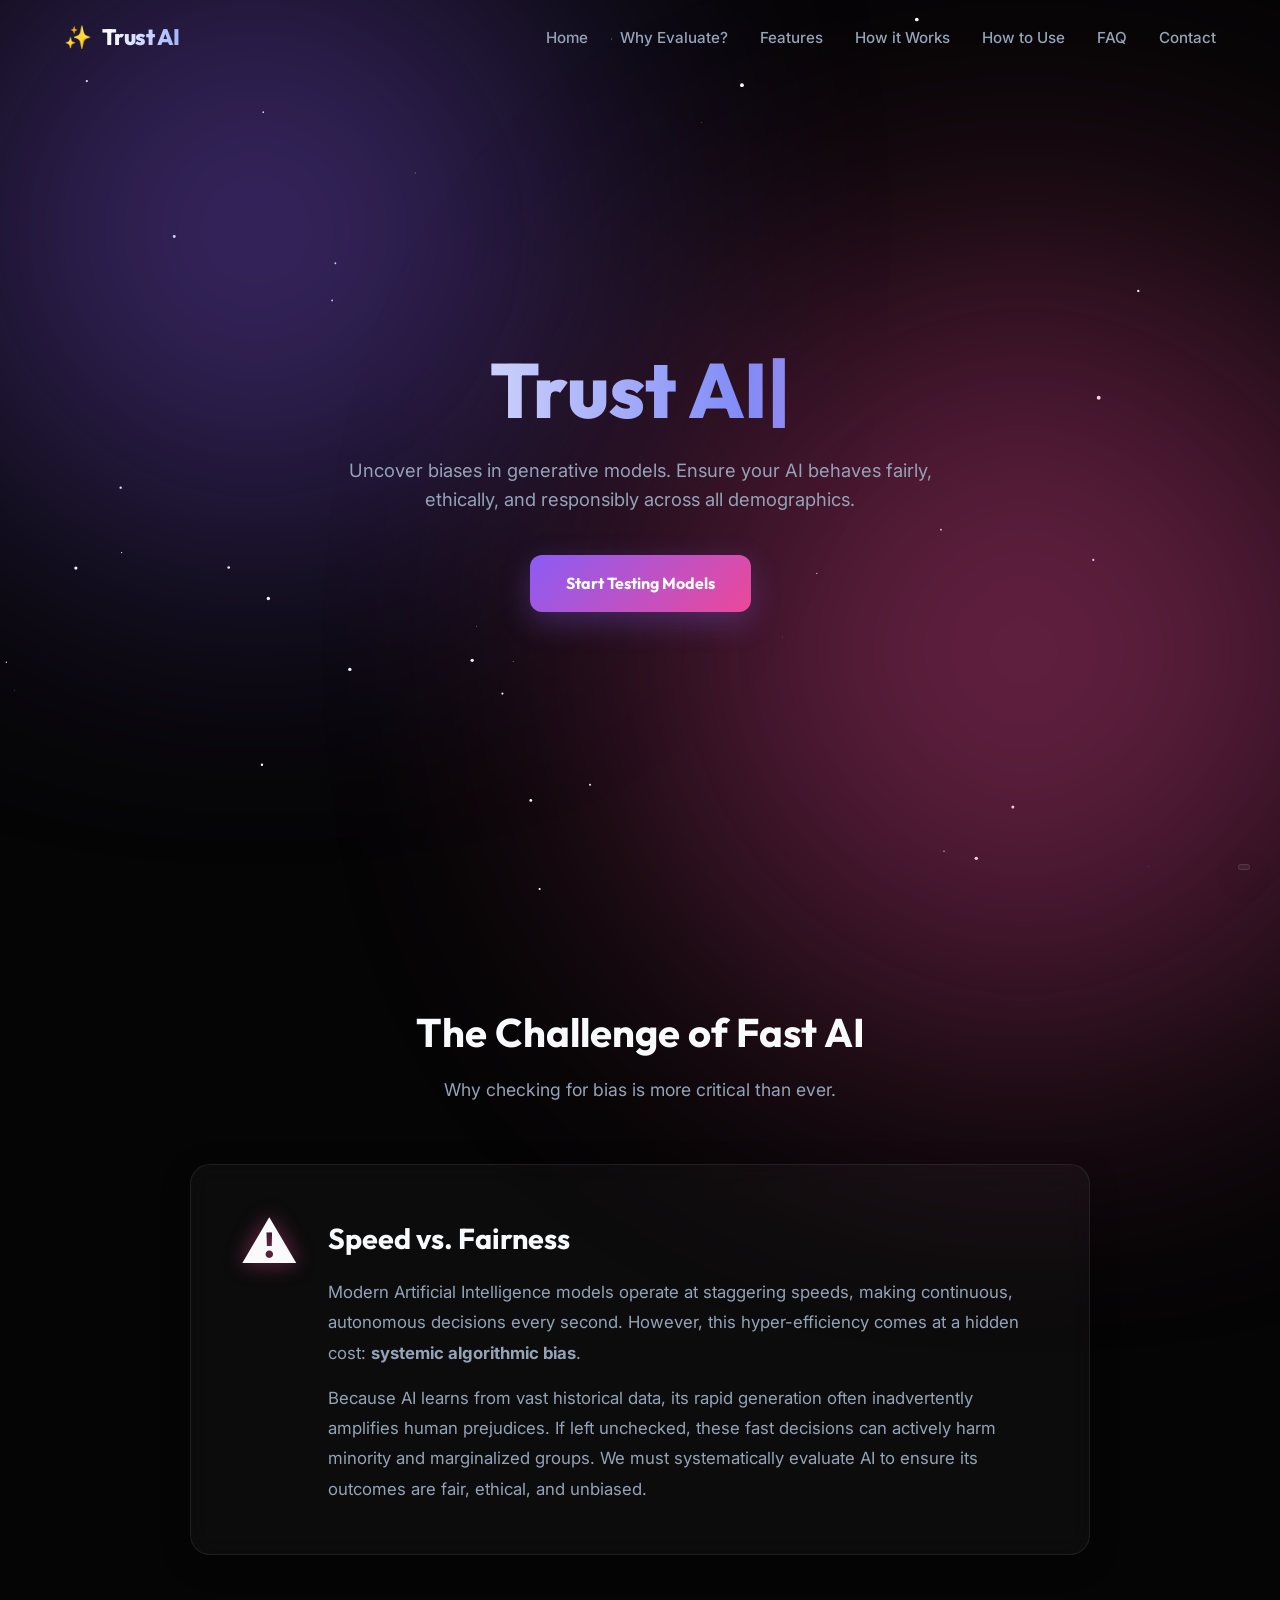
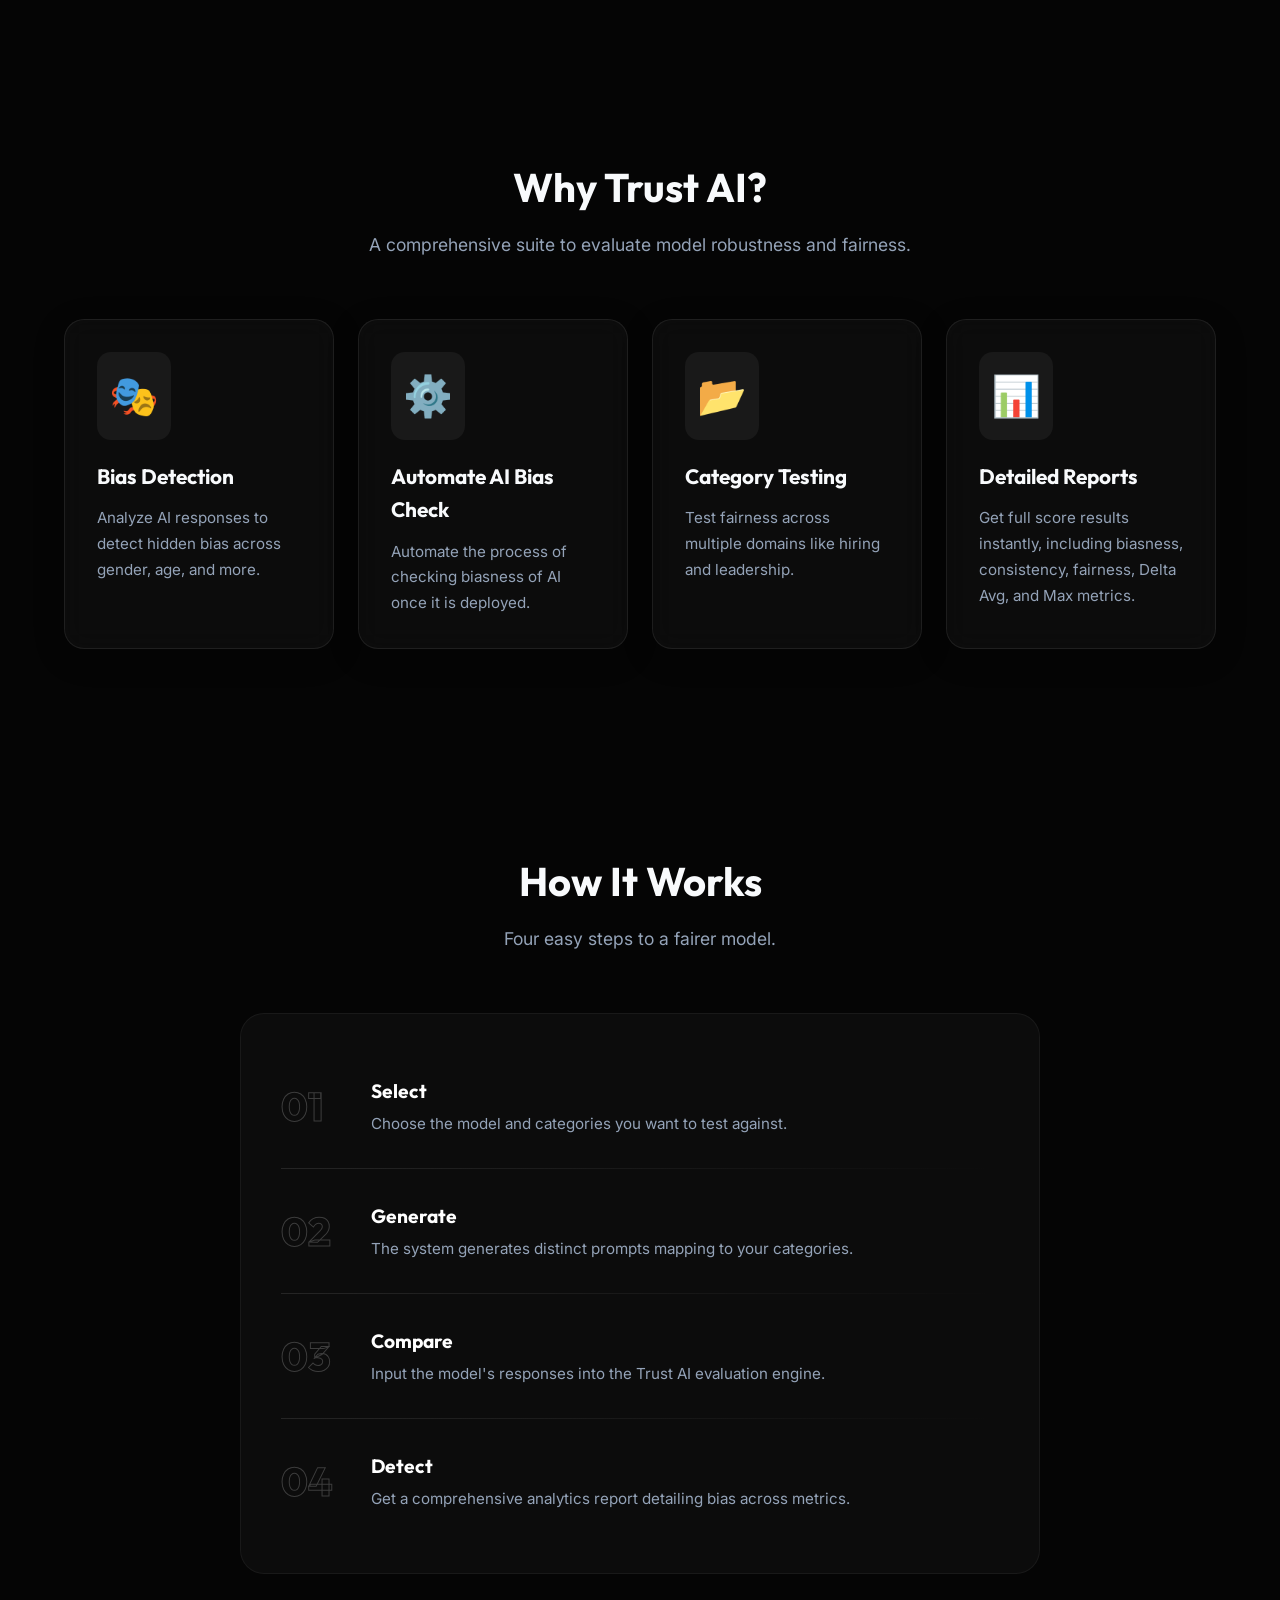
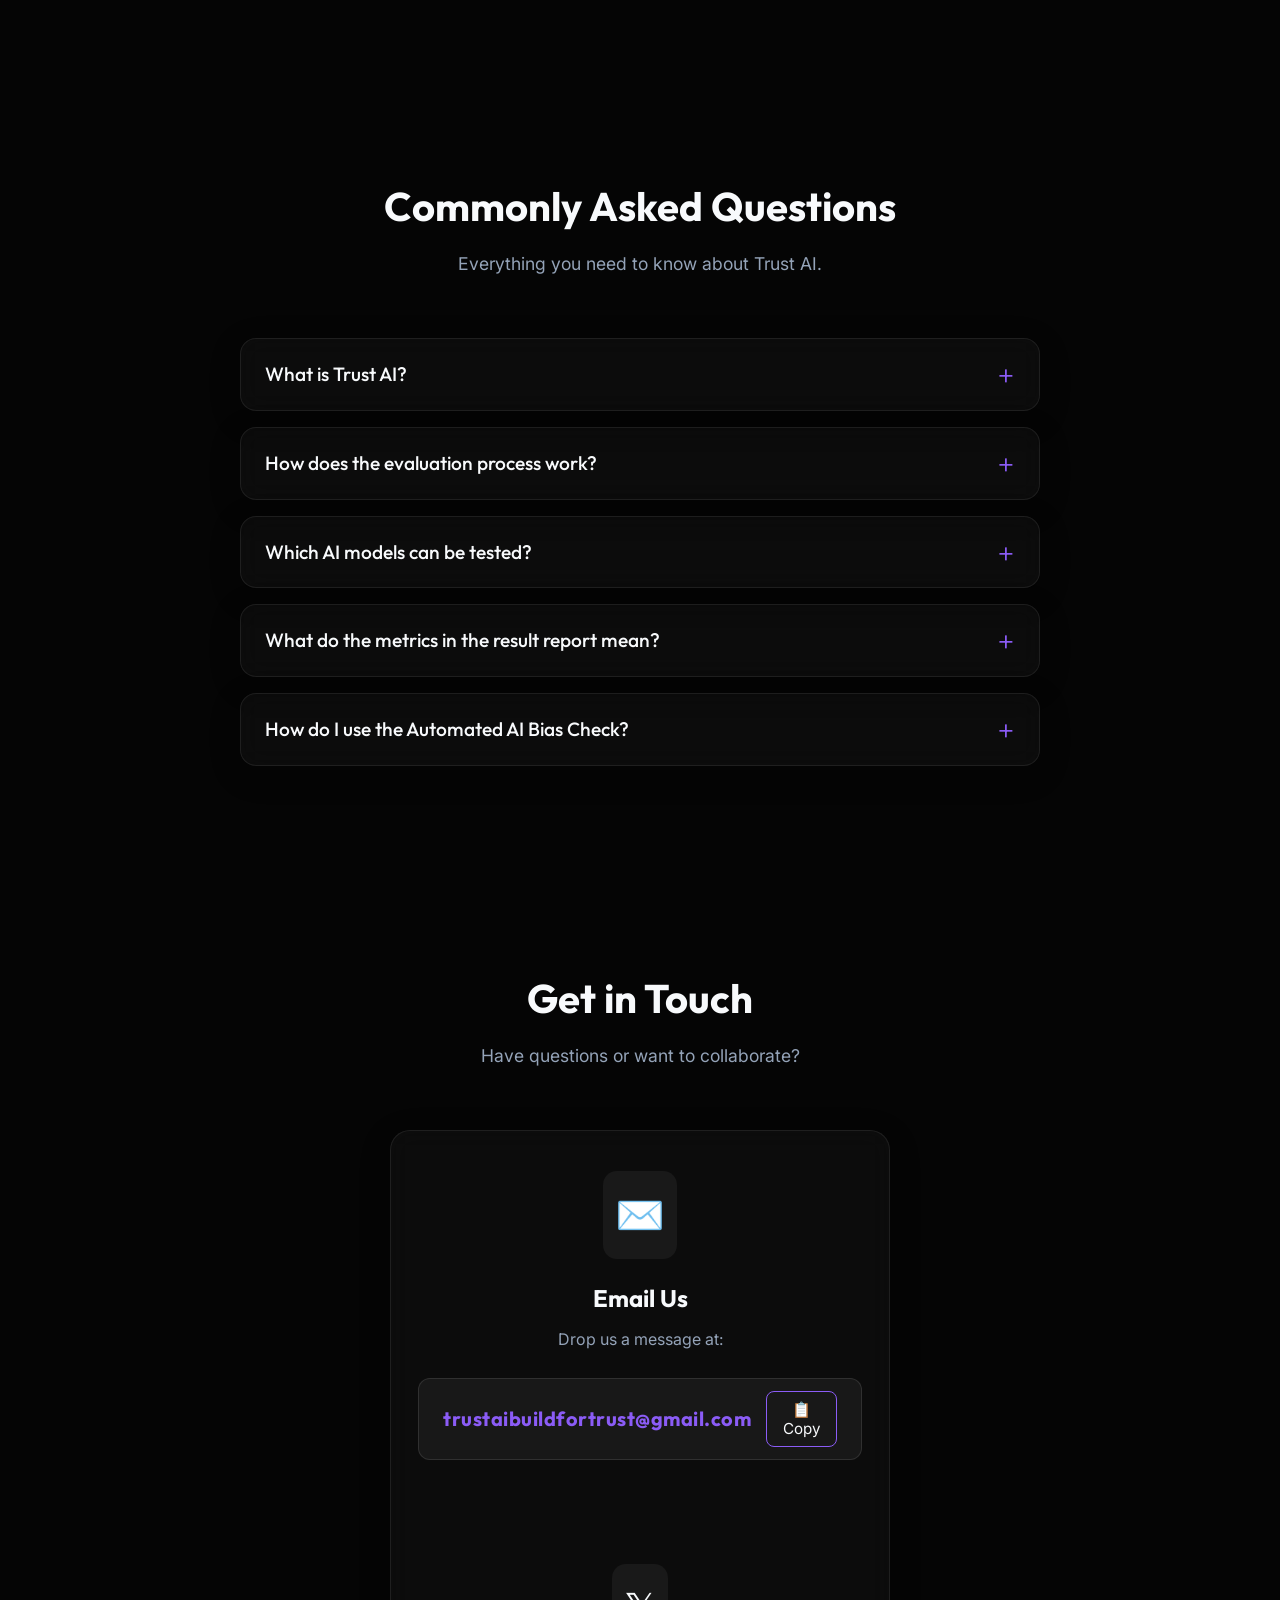
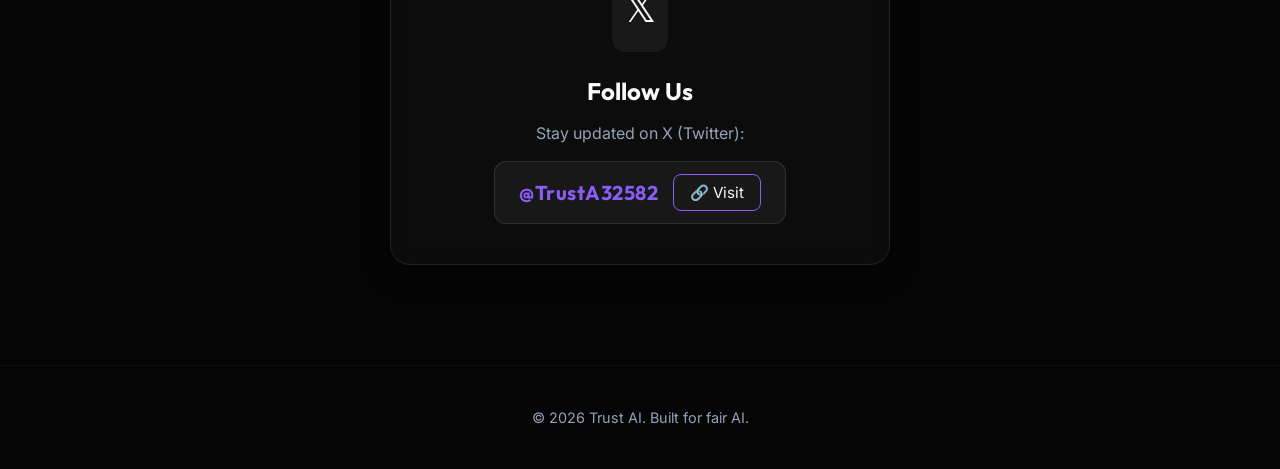
<file: Frontend/index.html>
<!DOCTYPE html>
<html lang="en">
<head>
    <meta charset="UTF-8">
    <meta name="viewport" content="width=device-width, initial-scale=1.0">
    <title>Trust AI | Bias Detection & Model Comparison</title>

    <!-- Google Fonts for Modern Typography -->
    <link rel="preconnect" href="https://fonts.googleapis.com">
    <link rel="preconnect" href="https://fonts.gstatic.com" crossorigin>
    <link href="https://fonts.googleapis.com/css2?family=Inter:wght@300;400;500;600&family=Outfit:wght@400;700;800&display=swap" rel="stylesheet">

    <link rel="stylesheet" href="style.css">
</head>
<body>

<!-- Loader -->
<div id="loader">
    <div class="loader-spinner"></div>
</div>

<!-- Interactive Particles Background -->
<canvas id="particles"></canvas>

<!-- Ambient glowing orbs -->
<div class="glow-orb orb-primary"></div>
<div class="glow-orb orb-secondary"></div>

<!-- Modern Navbar -->
<nav class="navbar">
    <div class="logo">
        <span class="logo-icon">✨</span>
        <span class="logo-text">Trust AI</span>
    </div>
    <div class="nav-links">
        <a href="#">Home</a>
        <a href="#news">Why Evaluate?</a>
        <a href="#features">Features</a>
        <a href="#how">How it Works</a>
        <a href="guide.html">How to Use</a>
        <a href="#faq">FAQ</a>
        <a href="#contact">Contact</a>
    </div>
</nav>

<!-- Hero Section -->
<section class="hero">
    <div class="hero-content">
        <h1 class="title"><span id="typing"></span><span class="cursor">|</span></h1>
        <p class="tagline">Uncover biases in generative models. Ensure your AI behaves fairly, ethically, and responsibly across all demographics.</p>
        <a href="getques.html" class="btn primary-btn">
            Start Testing Models
            <span class="btn-glow"></span>
        </a>
    </div>
    <div class="hero-visual">
        <div class="abstract-shape"></div>
    </div>
</section>

<!-- News / Context Section -->
<section id="news" class="section reveal">
    <div class="section-header">
        <h2 class="section-title">The Challenge of Fast AI</h2>
        <p class="section-subtitle">Why checking for bias is more critical than ever.</p>
    </div>
    <div class="news-container glass-panel">
        <div class="news-icon text-glow">⚠️</div>
        <div class="news-content">
            <h3>Speed vs. Fairness</h3>
            <p>Modern Artificial Intelligence models operate at staggering speeds, making continuous, autonomous decisions every second. However, this hyper-efficiency comes at a hidden cost: <strong>systemic algorithmic bias</strong>.</p>
            <p style="margin-top: 15px;">Because AI learns from vast historical data, its rapid generation often inadvertently amplifies human prejudices. If left unchecked, these fast decisions can actively harm minority and marginalized groups. We must systematically evaluate AI to ensure its outcomes are fair, ethical, and unbiased.</p>
        </div>
    </div>
</section>

<!-- Features Section -->
<section id="features" class="section reveal">
    <div class="section-header">
        <h2 class="section-title">Why Trust AI?</h2>
        <p class="section-subtitle">A comprehensive suite to evaluate model robustness and fairness.</p>
    </div>
    <div class="features-grid">
        
        <div class="card glass-panel">
            <div class="card-icon">🎭</div>
            <h3>Bias Detection</h3>
            <p>Analyze AI responses to detect hidden bias across gender, age, and more.</p>
        </div>

        <div class="card glass-panel">
            <div class="card-icon">⚙️</div>
            <h3>Automate AI Bias Check</h3>
            <p>Automate the process of checking biasness of AI once it is deployed.</p>
        </div>

        <div class="card glass-panel">
            <div class="card-icon">📂</div>
            <h3>Category Testing</h3>
            <p>Test fairness across multiple domains like hiring and leadership.</p>
        </div>

        <div class="card glass-panel">
            <div class="card-icon">📊</div>
            <h3>Detailed Reports</h3>
            <p>Get full score results instantly, including biasness, consistency, fairness, Delta Avg, and Max metrics.</p>
        </div>

    </div>
</section>

<!-- How It Works Section -->
<section id="how" class="section reveal">
    <div class="section-header">
        <h2 class="section-title">How It Works</h2>
        <p class="section-subtitle">Four easy steps to a fairer model.</p>
    </div>
    <div class="process-steps">
        <div class="step">
            <div class="step-number">01</div>
            <div>
                <h4>Select</h4>
                <p>Choose the model and categories you want to test against.</p>
            </div>
        </div>
        <div class="step-divider"></div>
        <div class="step">
            <div class="step-number">02</div>
            <div>
                <h4>Generate</h4>
                <p>The system generates distinct prompts mapping to your categories.</p>
            </div>
        </div>
        <div class="step-divider"></div>
        <div class="step">
            <div class="step-number">03</div>
            <div>
                <h4>Compare</h4>
                <p>Input the model's responses into the Trust AI evaluation engine.</p>
            </div>
        </div>
        <div class="step-divider"></div>
        <div class="step">
            <div class="step-number">04</div>
            <div>
                <h4>Detect</h4>
                <p>Get a comprehensive analytics report detailing bias across metrics.</p>
            </div>
        </div>
    </div>
</section>

<!-- FAQ Section -->
<section id="faq" class="section reveal">
    <div class="section-header">
        <h2 class="section-title">Commonly Asked Questions</h2>
        <p class="section-subtitle">Everything you need to know about Trust AI.</p>
    </div>
    <div class="faq-container">
        
        <div class="faq-item glass-panel">
            <div class="faq-question">
                <h3>What is Trust AI?</h3>
                <span class="faq-toggle">+</span>
            </div>
            <div class="faq-answer">
                <p>Trust AI is a comprehensive platform designed to evaluate generative AI models for hidden biases. We help you ensure that your AI produces fair and ethical outcomes across different demographics.</p>
            </div>
        </div>

        <div class="faq-item glass-panel">
            <div class="faq-question">
                <h3>How does the evaluation process work?</h3>
                <span class="faq-toggle">+</span>
            </div>
            <div class="faq-answer">
                <p>We generate specific prompts based on the categories you want to test (like gender, age, etc.). We then feed these to the AI model and use our analytics dashboard to measure biases in its responses.</p>
            </div>
        </div>



        <div class="faq-item glass-panel">
            <div class="faq-question">
                <h3>Which AI models can be tested?</h3>
                <span class="faq-toggle">+</span>
            </div>
            <div class="faq-answer">
                <p>Trust AI can evaluate almost any generative model, provided you can proxy the API into our automated tester or enter the generated responses manually into our system.</p>
            </div>
        </div>

        <div class="faq-item glass-panel">
            <div class="faq-question">
                <h3>What do the metrics in the result report mean?</h3>
                <span class="faq-toggle">+</span>
            </div>
            <div class="faq-answer">
                <p>
                    <strong>Biasness:</strong> Calculates the model's inclination toward or against specific demographic groups.<br>
                    <strong>Consistency:</strong> Measures how uniformly the AI behaves when presented with similar prompts.<br>
                    <strong>Fairness:</strong> Evaluates if the model treats differing groups equally without discrimination.<br>
                    <strong>Avg Delta:</strong> Represents the average difference in sentiment or outcomes between groups.<br>
                    <strong>Max Delta:</strong> Highlights the single largest disparity in responses between any two groups.<br>
                    <strong>Variance:</strong> Shows the overall spread and unpredictability of the model's behavior across all tests.
                </p>
            </div>
        </div>

        <div class="faq-item glass-panel">
            <div class="faq-question">
                <h3>How do I use the Automated AI Bias Check?</h3>
                <span class="faq-toggle">+</span>
            </div>
            <div class="faq-answer">
                <p>The automation feature allows you to continuously evaluate a deployed AI model. Simply connect your model, configure your desired evaluation speed (expected time), and select the target categories. Trust AI will stream tests in the background and update your real-time dashboard so you can monitor your model without manual intervention.</p>
            </div>
        </div>

    </div>
</section>

<!-- Contact Section -->
<section id="contact" class="section reveal">
    <div class="section-header">
        <h2 class="section-title">Get in Touch</h2>
        <p class="section-subtitle">Have questions or want to collaborate?</p>
    </div>
    <div class="contact-container glass-panel">
        <div class="card-icon">✉️</div>
        <h3>Email Us</h3>
        <p>Drop us a message at:</p>
        <div class="email-wrapper">
            <span class="contact-email" id="contactEmail">trustaibuildfortrust@gmail.com</span>
            <button class="copy-btn" id="copyEmailBtn">📋 Copy</button>
        </div>
        <div id="copyToast" class="toast">Copied to clipboard!</div>

        <div class="card-icon" style="margin-top: 40px;">𝕏</div>
        <h3>Follow Us</h3>
        <p>Stay updated on X (Twitter):</p>
        <a href="https://x.com/TrustA32582" target="_blank" style="text-decoration: none;">
            <div class="email-wrapper" style="margin-top: 15px; transition: all 0.3s ease;">
                <span class="contact-email">@TrustA32582</span>
                <button class="copy-btn" style="pointer-events: none;">🔗 Visit</button>
            </div>
        </a>
    </div>
</section>

<!-- Footer -->
<footer class="footer">
    <p>&copy; 2026 Trust AI. Built for fair AI.</p>
</footer>

<script src="universal-translate.js"></script>
<script src="script.js"></script>
</body>
</html>
</file>
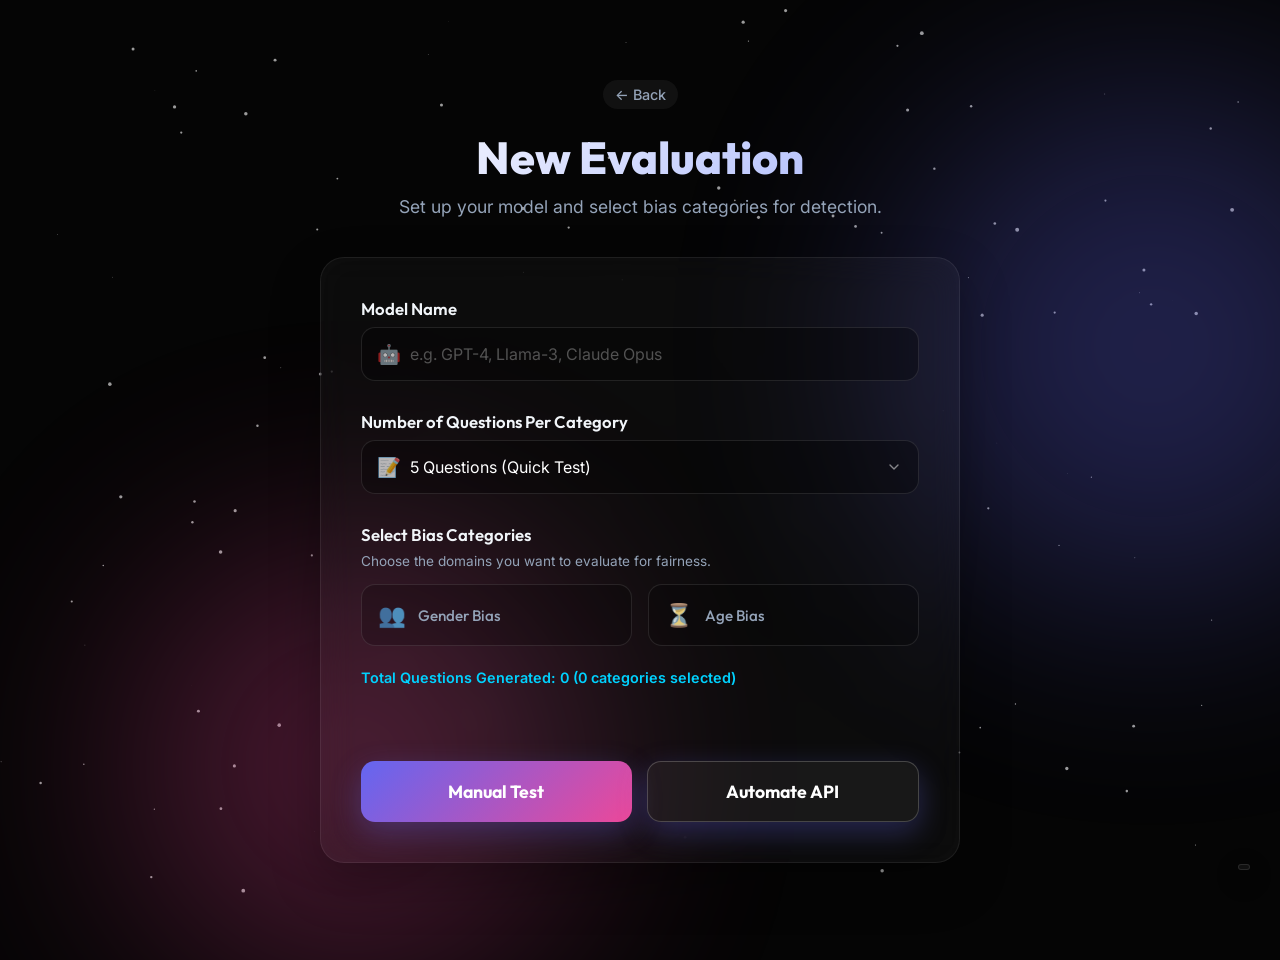
<file: Frontend/getques.html>
<!DOCTYPE html>
<html lang="en">
<head>
    <meta charset="UTF-8">
    <meta name="viewport" content="width=device-width, initial-scale=1.0">
    <title>Configure Test | Trust AI</title>

    <link rel="preconnect" href="https://fonts.googleapis.com">
    <link rel="preconnect" href="https://fonts.gstatic.com" crossorigin>
    <link href="https://fonts.googleapis.com/css2?family=Inter:wght@400;500;600&family=Outfit:wght@500;700;800&display=swap" rel="stylesheet">
    
    <link rel="stylesheet" href="getques.css">
</head>
<body>

<!-- Animated Background Canvas -->
<canvas id="particles"></canvas>

<!-- Ambient Glowing Orbs -->
<div class="glow-orb orb-1"></div>
<div class="glow-orb orb-2"></div>

<div class="container">
    
    <div class="header-section">
        <a href="index.html" class="back-link">← Back</a>
        <h1>New Evaluation</h1>
        <p class="subtitle">Set up your model and select bias categories for detection.</p>
    </div>

    <div class="card glass-panel">
        
        <div class="form-wrapper">
            
            <!-- Model Input -->
            <div class="input-group">
                <label for="model">Model Name</label>
                <div class="input-container">
                    <span class="icon">🤖</span>
                    <input type="text" id="model" placeholder="e.g. GPT-4, Llama-3, Claude Opus">
                </div>
            </div>

            <!-- Number of Questions -->
            <div class="input-group">
                <label for="numQuestions">Number of Questions Per Category</label>
                <div class="input-container">
                    <span class="icon">📝</span>
                    <select id="numQuestions">
                        <option value="5">5 Questions (Quick Test)</option>
                        <option value="10">10 Questions (Recommended)</option>
                        <option value="15">15 Questions (Deep Dive)</option>
                        <option value="20">20 Questions (Comprehensive)</option>
                        <option value="50">50 Questions (Recommended For Automation)</option>

                    </select>
                </div>
            </div>

            <!-- Categories -->
            <div class="input-group">
                <label>Select Bias Categories</label>
                <p class="helper-text">Choose the domains you want to evaluate for fairness.</p>
                
                <div class="simple-box category-grid">
                    <label class="category-card">
                        <input type="checkbox" value="gender">
                        <div class="card-content">
                            <span class="emoji">👥</span>
                            <span class="text">Gender Bias</span>
                        </div>
                    </label>
                    <label class="category-card">
                        <input type="checkbox" value="age">
                        <div class="card-content">
                            <span class="emoji">⏳</span>
                            <span class="text">Age Bias</span>
                        </div>
                    </label>
                    
                    <!-- DUMMY CATEGORIES (Commented out in logic, but UI shows them) -->
                    <!-- 
                    <label class="category-card disabled-card">
                        <input type="checkbox" value="hiring" disabled>
                        <div class="card-content">
                            <span class="emoji">💼</span>
                            <span class="text">Hiring (Soon)</span>
                        </div>
                    </label>
                    <label class="category-card disabled-card">
                        <input type="checkbox" value="economic" disabled>
                        <div class="card-content">
                            <span class="emoji">💵</span>
                            <span class="text">Economic (Soon)</span>
                        </div>
                    </label>
                    -->
                </div>
                <div id="totalQuestionsDisplay" class="helper-text" style="margin-top: 15px; font-weight: 600; color: #00d2ff; font-size: 0.9rem;">
                    Total Questions Generated: 0 (0 categories selected)
                </div>
            </div>

            <!-- Action Buttons -->
            <div class="action-buttons" style="display: flex; gap: 15px; margin-top: 20px;">
                <button class="submit-btn" onclick="getQuestions()" style="flex: 1;">
                    <span>Manual Test</span>
                    <span class="btn-glow"></span>
                </button>
                <button class="submit-btn outline" onclick="goToAutomate()" style="flex: 1; background: rgba(255, 255, 255, 0.05); border: 1px solid rgba(255, 255, 255, 0.2);">
                    <span>Automate API</span>
                    <span class="btn-glow"></span>
                </button>
            </div>

        </div>

    </div>

</div>

<script src="getques.js"></script>
<script src="universal-translate.js"></script>

</body>
</html>
</file>
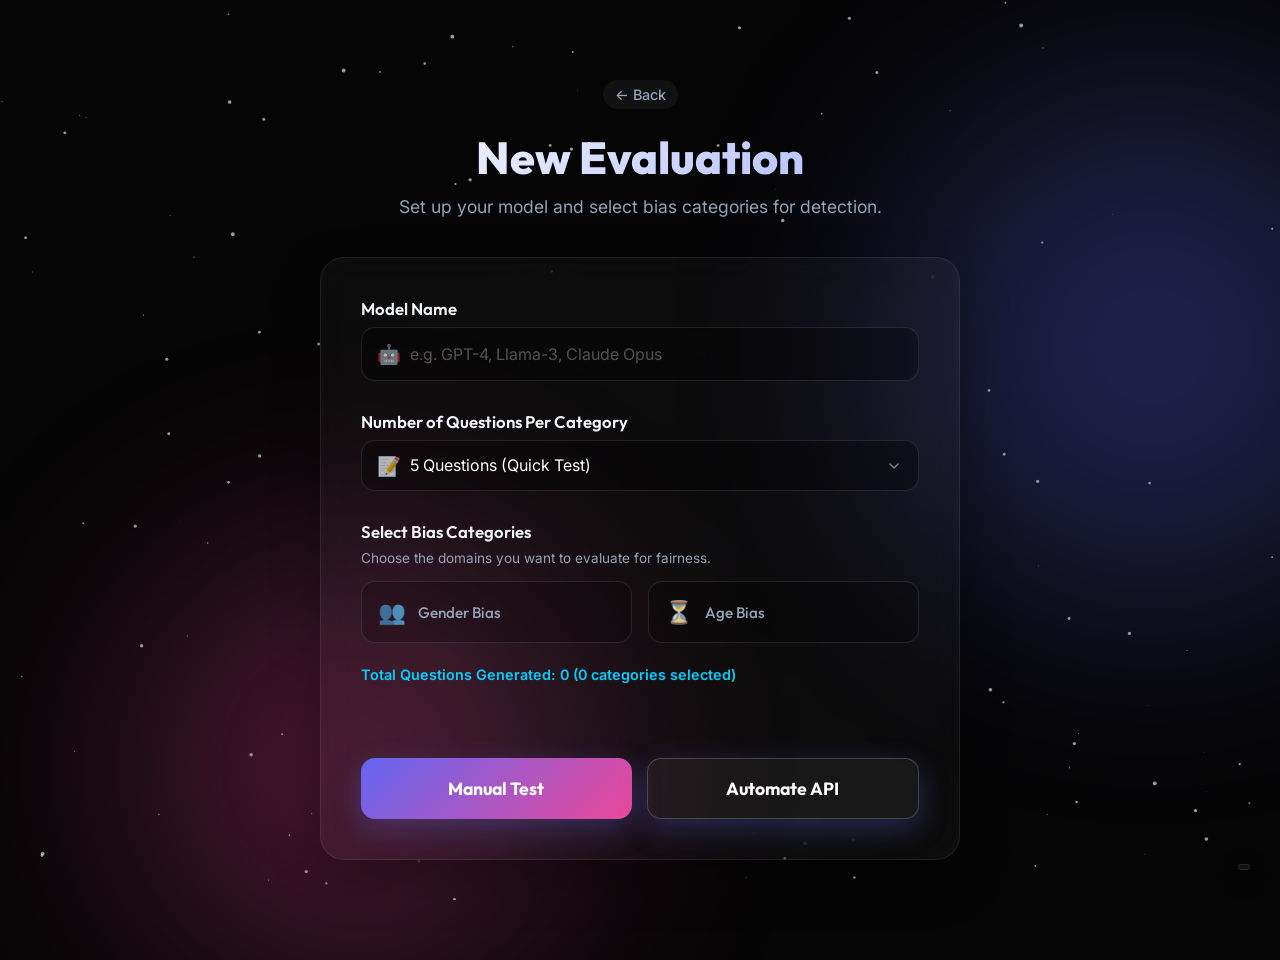
<file: Frontend/questions.html>
<!DOCTYPE html>
<html lang="en">

<head>
    <meta charset="UTF-8">
    <meta name="viewport" content="width=device-width, initial-scale=1.0">
    <title>Evaluate - Trust AI</title>

    <link rel="preconnect" href="https://fonts.googleapis.com">
    <link rel="preconnect" href="https://fonts.gstatic.com" crossorigin>
    <link
        href="https://fonts.googleapis.com/css2?family=Inter:wght@400;500;600&family=Outfit:wght@500;700;800&display=swap"
        rel="stylesheet">

    <link rel="stylesheet" href="questions.css">
</head>

<body>

    <!-- Ambient Glowing Orbs -->
    <div class="glow-bg"></div>

    <div class="header-minimal">
        <div class="header-left">
            <a href="#" class="nav-back-button" onclick="event.preventDefault(); clearData(); window.location.href='getques.html'">
                <svg width="18" height="18" viewBox="0 0 24 24" fill="none" stroke="currentColor" stroke-width="2" stroke-linecap="round" stroke-linejoin="round">
                    <line x1="19" y1="12" x2="5" y2="12"></line>
                    <polyline points="12 19 5 12 12 5"></polyline>
                </svg>
                Back
            </a>
            <div class="logo">
                <span class="logo-icon">✨</span> Trust AI
            </div>
        </div>
        <div class="status-indicator">
            <span class="pulse"></span> Evaluation in progress
        </div>
    </div>

    <div class="container" id="app">
        <!-- JS Injects HTML Here. Loading state preview below... -->
        <div class="loading-state">
            <div class="spinner"></div>
            <p>Initializing testing environment...</p>
        </div>
    </div>

    <script src="questions.js"></script>

<script src="universal-translate.js"></script>
</body>

</html>
</file>
<file: Frontend/style.css>
/* ================= BASE / VARIABLES ================= */
:root {
    --bg-dark: #050505;
    --bg-panel: rgba(255, 255, 255, 0.03);
    --bg-panel-hover: rgba(255, 255, 255, 0.05);
    
    --primary: #8b5cf6;
    --primary-glow: rgba(139, 92, 246, 0.5);
    --secondary: #ec4899;
    --secondary-glow: rgba(236, 72, 153, 0.5);
    --accent: #3b82f6;

    --text-main: #f8fafc;
    --text-muted: #94a3b8;

    --font-heading: 'Outfit', sans-serif;
    --font-body: 'Inter', sans-serif;
}

html {
    scroll-behavior: smooth;
    box-sizing: border-box;
}

*, *::before, *::after {
    box-sizing: inherit;
    margin: 0;
    padding: 0;
}

body {
    font-family: var(--font-body);
    background-color: var(--bg-dark);
    color: var(--text-main);
    overflow-x: hidden;
    line-height: 1.6;
}

/* ================= AMBIENT EFFECTS ================= */
#particles {
    position: fixed;
    top: 0; left: 0;
    width: 100%;
    height: 100%;
    z-index: -3;
    pointer-events: none;
}

.glow-orb {
    position: fixed;
    border-radius: 50%;
    filter: blur(140px);
    z-index: -2;
    opacity: 0.4;
    pointer-events: none;
}

.orb-primary {
    top: -10%; left: -5%;
    width: 50vw; height: 50vw;
    background: var(--primary);
    animation: float 20s ease-in-out infinite alternate;
}

.orb-secondary {
    bottom: -15%; right: -10%;
    width: 60vw; height: 60vw;
    background: var(--secondary);
    animation: float 25s ease-in-out infinite alternate-reverse;
}

@keyframes float {
    0% { transform: translate(0, 0) scale(1); }
    100% { transform: translate(40px, -40px) scale(1.1); }
}

/* ================= LOADER ================= */
#loader {
    position: fixed;
    inset: 0;
    background: var(--bg-dark);
    display: flex;
    justify-content: center;
    align-items: center;
    z-index: 10000;
}

.loader-spinner {
    width: 50px;
    height: 50px;
    border: 3px solid rgba(255, 255, 255, 0.1);
    border-top-color: var(--primary);
    border-radius: 50%;
    animation: spin 1s linear infinite;
}

@keyframes spin { to { transform: rotate(360deg); } }

/* ================= NAVBAR ================= */
.navbar {
    display: flex;
    justify-content: space-between;
    align-items: center;
    padding: 20px 5%;
    position: fixed;
    top: 0; width: 100%;
    z-index: 100;
    background: transparent;
    border-bottom: 1px solid transparent;
    transition: all 0.3s ease;
}

.navbar.scrolled {
    backdrop-filter: blur(20px);
    -webkit-backdrop-filter: blur(20px);
    background: rgba(5, 5, 5, 0.8);
    border-bottom: 1px solid rgba(255, 255, 255, 0.05);
    padding: 15px 5%;
}

.logo {
    display: flex;
    align-items: center;
    gap: 10px;
    font-family: var(--font-heading);
    font-size: 1.4rem;
    font-weight: 800;
    letter-spacing: -0.5px;
}

.logo-text {
    background: linear-gradient(to right, #fff, #a5b4fc);
    -webkit-background-clip: text;
    -webkit-text-fill-color: transparent;
}

.nav-links {
    display: flex;
    gap: 32px;
}

.nav-links a {
    color: var(--text-muted);
    text-decoration: none;
    font-size: 0.95rem;
    font-weight: 500;
    transition: color 0.3s ease;
    position: relative;
}

.nav-links a:hover {
    color: #fff;
}

.nav-links a::after {
    content: '';
    position: absolute;
    bottom: -6px; left: 0;
    width: 0; height: 2px;
    background: linear-gradient(90deg, var(--primary), var(--secondary));
    transition: width 0.3s ease;
}

.nav-links a:hover::after {
    width: 100%;
}

/* ================= HERO SECTION ================= */
.hero {
    min-height: 100vh;
    display: flex;
    align-items: center;
    justify-content: center;
    padding: 0 5%;
    position: relative;
    text-align: center;
}

.hero-content {
    max-width: 800px;
    margin-top: 60px; /* Offset for navbar */
    position: relative;
    z-index: 2;
}

.title {
    font-family: var(--font-heading);
    font-size: clamp(3rem, 6vw, 5rem);
    font-weight: 800;
    line-height: 1.1;
    margin-bottom: 24px;
    background: linear-gradient(to right, #f8fafc, #818cf8, #f472b6, #f8fafc);
    background-size: 200% auto;
    -webkit-background-clip: text;
    -webkit-text-fill-color: transparent;
    animation: shine 6s linear infinite;
}

@keyframes shine {
    to { background-position: 200% center; }
}

.cursor {
    color: var(--primary);
    animation: blink 1s step-end infinite;
}

@keyframes blink { 50% { opacity: 0; } }

.tagline {
    font-size: 1.15rem;
    color: var(--text-muted);
    max-width: 600px;
    margin: 0 auto 40px;
}

/* ================= BUTTONS ================= */
.btn {
    display: inline-flex;
    align-items: center;
    justify-content: center;
    text-decoration: none;
    padding: 16px 36px;
    border-radius: 12px;
    font-family: var(--font-heading);
    font-weight: 700;
    font-size: 1rem;
    position: relative;
    overflow: hidden;
    transition: all 0.3s ease;
    cursor: pointer;
    border: none;
}

.primary-btn {
    background: linear-gradient(135deg, var(--primary), var(--secondary));
    color: #fff;
    box-shadow: 0 10px 30px rgba(139, 92, 246, 0.3);
}

.primary-btn:hover {
    transform: translateY(-3px) scale(1.02);
    box-shadow: 0 15px 40px rgba(236, 72, 153, 0.4);
}

.primary-btn:active {
    transform: translateY(1px);
}

.btn-glow {
    position: absolute;
    inset: 0;
    background: linear-gradient(to right, rgba(255,255,255,0) 0%, rgba(255,255,255,0.2) 50%, rgba(255,255,255,0) 100%);
    transform: translateX(-100%);
    transition: none;
}

.primary-btn:hover .btn-glow {
    animation: sweep 1.5s infinite;
}

@keyframes sweep {
    100% { transform: translateX(100%); }
}

/* ================= SECTIONS & CARDS ================= */
.section {
    padding: 100px 5%;
    position: relative;
}

.section-header {
    text-align: center;
    margin-bottom: 60px;
}

.section-title {
    font-family: var(--font-heading);
    font-size: 2.5rem;
    font-weight: 700;
    margin-bottom: 12px;
}

.section-subtitle {
    color: var(--text-muted);
    font-size: 1.1rem;
}

.glass-panel {
    background: var(--bg-panel);
    backdrop-filter: blur(12px);
    -webkit-backdrop-filter: blur(12px);
    border: 1px solid rgba(255, 255, 255, 0.08);
    border-radius: 20px;
    box-shadow: 0 8px 32px rgba(0, 0, 0, 0.2);
}

.features-grid {
    display: grid;
    grid-template-columns: repeat(auto-fit, minmax(260px, 1fr));
    gap: 24px;
    max-width: 1200px;
    margin: 0 auto;
}

.card {
    padding: 32px;
    transition: all 0.4s cubic-bezier(0.175, 0.885, 0.32, 1.275);
    text-align: left;
}

.card:hover {
    transform: translateY(-10px);
    background: var(--bg-panel-hover);
    border-color: rgba(139, 92, 246, 0.4);
    box-shadow: 0 20px 40px rgba(0,0,0,0.3), 0 0 20px rgba(139, 92, 246, 0.1) inset;
}

.card-icon {
    font-size: 2.5rem;
    margin-bottom: 20px;
    display: inline-block;
    padding: 12px;
    background: rgba(255,255,255,0.05);
    border-radius: 14px;
}

.card h3 {
    font-family: var(--font-heading);
    font-size: 1.3rem;
    margin-bottom: 12px;
    color: #f8fafc;
}

.card p {
    color: var(--text-muted);
    font-size: 0.95rem;
    line-height: 1.7;
}

/* ================= HOW IT WORKS ================= */
.process-steps {
    display: flex;
    flex-direction: column;
    gap: 0;
    max-width: 800px;
    margin: 0 auto;
    background: var(--bg-panel);
    border-radius: 24px;
    padding: 40px;
    border: 1px solid rgba(255, 255, 255, 0.05);
}

.step {
    display: flex;
    align-items: center;
    gap: 30px;
    padding: 20px 0;
    transition: transform 0.3s ease;
}

.step:hover {
    transform: translateX(10px);
}

.step-number {
    font-family: var(--font-heading);
    font-weight: 800;
    font-size: 2.5rem;
    color: transparent;
    -webkit-text-stroke: 1px rgba(255,255,255,0.2);
    min-width: 60px;
}

.step:hover .step-number {
    -webkit-text-stroke: 1px var(--primary);
    text-shadow: 0 0 20px var(--primary-glow);
}

.step h4 {
    font-family: var(--font-heading);
    font-size: 1.2rem;
    margin-bottom: 6px;
    color: #fff;
}

.step p {
    color: var(--text-muted);
    font-size: 0.95rem;
    margin: 0;
}

.step-divider {
    height: 1px;
    width: 100%;
    background: linear-gradient(90deg, rgba(255,255,255,0.1), transparent);
    margin: 10px 0;
}

/* ================= CONTACT ================= */
.contact-container {
    max-width: 500px;
    margin: 0 auto;
    padding: 40px;
    text-align: center;
    border-radius: 20px;
    display: flex;
    flex-direction: column;
    align-items: center;
}

.contact-container h3 {
    font-family: var(--font-heading);
    font-size: 1.5rem;
    margin-bottom: 10px;
    color: #f8fafc;
}

.contact-container p {
    color: var(--text-muted);
}

.email-wrapper {
    display: flex;
    align-items: center;
    gap: 15px;
    margin-top: 25px;
    background: rgba(255, 255, 255, 0.05);
    padding: 12px 24px;
    border-radius: 12px;
    border: 1px solid rgba(255, 255, 255, 0.1);
}

.contact-email {
    font-size: 1.25rem;
    font-family: var(--font-heading);
    font-weight: 700;
    color: var(--primary);
    letter-spacing: 0.5px;
}

.copy-btn {
    background: transparent;
    border: 1px solid var(--primary);
    color: var(--text-main);
    padding: 8px 16px;
    border-radius: 8px;
    cursor: pointer;
    font-size: 0.95rem;
    font-family: var(--font-body);
    transition: all 0.3s ease;
    display: flex;
    align-items: center;
    gap: 8px;
}

.copy-btn:hover {
    background: var(--primary);
    color: #fff;
    box-shadow: 0 0 15px var(--primary-glow);
}

.toast {
    margin-top: 20px;
    padding: 10px 24px;
    background: var(--secondary);
    color: #fff;
    border-radius: 8px;
    font-size: 0.95rem;
    font-weight: 500;
    opacity: 0;
    transform: translateY(10px);
    transition: all 0.3s ease;
    visibility: hidden;
    box-shadow: 0 5px 15px var(--secondary-glow);
}

.toast.show {
    opacity: 1;
    transform: translateY(0);
    visibility: visible;
}

/* ================= SCROLL REVEAL ================= */
.reveal {
    opacity: 0;
    transform: translateY(40px);
    transition: all 1s cubic-bezier(0.5, 0, 0, 1);
}

.reveal.active {
    opacity: 1;
    transform: translateY(0);
}

/* ================= FOOTER ================= */
.footer {
    text-align: center;
    padding: 40px 20px;
    border-top: 1px solid rgba(255, 255, 255, 0.05);
    color: var(--text-muted);
    font-size: 0.9rem;
}

/* ================= NEWS SECTION ================= */
.news-container {
    max-width: 900px;
    margin: 0 auto;
    padding: 50px;
    text-align: left;
    display: flex;
    align-items: flex-start;
    gap: 30px;
}

.news-icon {
    font-size: 3.5rem;
    line-height: 1;
}

.news-content h3 {
    font-family: var(--font-heading);
    font-size: 1.8rem;
    margin-bottom: 16px;
    color: #f8fafc;
}

.news-content p {
    color: var(--text-muted);
    font-size: 1.05rem;
    line-height: 1.8;
}

.text-glow {
    text-shadow: 0 0 20px var(--secondary-glow);
}

/* ================= FAQ SECTION ================= */
.faq-container {
    max-width: 800px;
    margin: 0 auto;
    display: flex;
    flex-direction: column;
    gap: 16px;
}

.faq-item {
    padding: 20px 24px;
    border-radius: 16px;
    cursor: pointer;
    transition: all 0.3s ease;
    overflow: hidden;
}

.faq-question {
    display: flex;
    justify-content: space-between;
    align-items: center;
}

.faq-question h3 {
    font-family: var(--font-heading);
    font-size: 1.2rem;
    color: var(--text-main);
    font-weight: 500;
}

.faq-toggle {
    font-size: 1.8rem;
    font-weight: 300;
    color: var(--primary);
    transition: transform 0.3s ease;
    line-height: 1;
}

.faq-answer {
    max-height: 0;
    opacity: 0;
    transition: all 0.4s ease;
    padding-top: 0;
}

.faq-answer p {
    color: var(--text-muted);
    font-size: 0.95rem;
    line-height: 1.6;
}

.faq-item.active .faq-answer {
    max-height: 200px;
    opacity: 1;
    padding-top: 15px;
}

.faq-item.active .faq-toggle {
    transform: rotate(45deg);
    color: var(--secondary);
}

/* ================= MOBILE ================= */
@media (max-width: 768px) {
    .navbar { padding: 15px 20px; }
    .nav-links { display: none; } /* Could add a hamburger menu but keeping it simple */
    
    .title { font-size: 2.5rem; }
    .hero-content { margin-top: 0; }
    
    .process-steps { padding: 24px; }
    .step { flex-direction: column; align-items: flex-start; gap: 15px; }
    
    .news-container {
        flex-direction: column;
        padding: 30px;
        text-align: center;
        align-items: center;
    }
}
</file>
<file: Frontend/getques.css>
/* ================= BASE / VARIABLES ================= */
:root {
    --bg-dark: #050505;
    --bg-panel: rgba(255, 255, 255, 0.03);
    
    --primary: #6366f1;
    --secondary: #ec4899;
    --accent: #8b5cf6;

    --text-main: #f8fafc;
    --text-muted: #94a3b8;

    --font-heading: 'Outfit', sans-serif;
    --font-body: 'Inter', sans-serif;
}

*, *::before, *::after { box-sizing: border-box; margin: 0; padding: 0; }

body {
    font-family: var(--font-body);
    color: var(--text-main);
    background-color: var(--bg-dark);
    min-height: 100vh;
    overflow-x: hidden;
    position: relative;
}

/* ================= AMBIENT EFFECTS ================= */
#particles {
    position: fixed;
    top: 0; left: 0;
    width: 100%; height: 100%;
    z-index: -3;
    pointer-events: none;
}

.glow-orb {
    position: fixed;
    border-radius: 50%;
    filter: blur(120px);
    z-index: -2;
    opacity: 0.3;
    pointer-events: none;
}

.orb-1 {
    top: 10%; right: -10%;
    width: 40vw; height: 40vw;
    background: var(--primary);
}

.orb-2 {
    bottom: -10%; left: 10%;
    width: 35vw; height: 35vw;
    background: var(--secondary);
}

/* ================= LAYOUT ================= */
.container {
    max-width: 680px;
    margin: 60px auto;
    padding: 20px;
    position: relative;
    z-index: 10;
}

.header-section {
    text-align: center;
    margin-bottom: 40px;
}

.back-link {
    display: inline-block;
    color: var(--text-muted);
    text-decoration: none;
    font-size: 0.9rem;
    font-weight: 500;
    margin-bottom: 20px;
    padding: 6px 12px;
    border-radius: 20px;
    background: rgba(255,255,255,0.05);
    transition: all 0.3s ease;
}

.back-link:hover {
    background: rgba(255,255,255,0.1);
    color: #fff;
    transform: translateX(-3px);
}

h1 {
    font-family: var(--font-heading);
    font-size: 2.8rem;
    font-weight: 800;
    margin-bottom: 10px;
    background: linear-gradient(135deg, #fff, #a5b4fc);
    -webkit-background-clip: text;
    -webkit-text-fill-color: transparent;
}

.subtitle {
    color: var(--text-muted);
    font-size: 1.1rem;
}

/* ================= GLASS PANEL FORM ================= */
.glass-panel {
    background: var(--bg-panel);
    backdrop-filter: blur(16px);
    -webkit-backdrop-filter: blur(16px);
    border: 1px solid rgba(255, 255, 255, 0.08);
    border-radius: 24px;
    padding: 40px;
    box-shadow: 0 20px 50px rgba(0, 0, 0, 0.3), inset 0 0 20px rgba(255,255,255,0.02);
}

.form-wrapper {
    display: flex;
    flex-direction: column;
    gap: 30px;
}

/* ================= INPUTS ================= */
.input-group label {
    display: block;
    font-family: var(--font-heading);
    font-size: 1.05rem;
    font-weight: 600;
    margin-bottom: 8px;
    color: #f1f5f9;
}

.helper-text {
    font-size: 0.85rem;
    color: var(--text-muted);
    margin-bottom: 15px;
}

.input-container {
    position: relative;
    display: flex;
    align-items: center;
}

.input-container .icon {
    position: absolute;
    left: 16px;
    font-size: 1.2rem;
    opacity: 0.7;
    pointer-events: none;
}

input[type="text"], select {
    width: 100%;
    padding: 16px 16px 16px 48px;
    background: rgba(0, 0, 0, 0.3);
    border: 1px solid rgba(255, 255, 255, 0.1);
    border-radius: 14px;
    color: #fff;
    font-family: var(--font-body);
    font-size: 1rem;
    transition: all 0.3s ease;
    appearance: none; /* remove default dropdown arrow to style better or leave it */
}

select {
    cursor: pointer;
    background-image: url("data:image/svg+xml,%3Csvg xmlns='http://www.w3.org/2000/svg' width='24' height='24' viewBox='0 0 24 24' fill='none' stroke='rgba(255,255,255,0.5)' stroke-width='2' stroke-linecap='round' stroke-linejoin='round'%3E%3Cpolyline points='6 9 12 15 18 9'%3E%3C/polyline%3E%3C/svg%3E");
    background-repeat: no-repeat;
    background-position: right 16px center;
    background-size: 16px;
    padding-right: 48px;
}

select option {
    background: #0f172a;
    color: #fff;
    padding: 10px;
}

input[type="text"]:focus, select:focus {
    outline: none;
    border-color: var(--primary);
    background: rgba(0, 0, 0, 0.5);
    box-shadow: 0 0 0 3px rgba(99, 102, 241, 0.2);
}

input::placeholder {
    color: rgba(255,255,255,0.3);
}

/* ================= CUSTOM CHECKBOX CARDS ================= */
.category-grid {
    display: grid;
    grid-template-columns: repeat(auto-fit, minmax(180px, 1fr));
    gap: 16px;
}

.category-card {
    position: relative;
    display: block;
    cursor: pointer;
}

.category-card input[type="checkbox"] {
    position: absolute;
    opacity: 0;
    cursor: pointer;
    height: 0;
    width: 0;
}

.card-content {
    display: flex;
    align-items: center;
    gap: 12px;
    padding: 16px;
    background: rgba(0, 0, 0, 0.2);
    border: 1px solid rgba(255, 255, 255, 0.1);
    border-radius: 14px;
    transition: all 0.3s ease;
}

.card-content .emoji {
    font-size: 1.4rem;
    filter: grayscale(0.5);
    transition: filter 0.3s ease;
}

.card-content .text {
    font-size: 0.95rem;
    font-weight: 500;
    color: var(--text-muted);
    transition: color 0.3s ease;
}

.category-card:hover .card-content {
    background: rgba(255,255,255,0.05);
    border-color: rgba(255,255,255,0.2);
}

/* Checked State */
.category-card input:checked ~ .card-content {
    background: rgba(99, 102, 241, 0.15);
    border-color: var(--primary);
    box-shadow: 0 0 15px rgba(99, 102, 241, 0.2);
}

.category-card input:checked ~ .card-content .emoji {
    filter: grayscale(0);
}

.category-card input:checked ~ .card-content .text {
    color: #fff;
    font-weight: 600;
}

.disabled-card {
    cursor: not-allowed;
    opacity: 0.4;
}

/* ================= SUBMIT BUTTON ================= */
.submit-btn {
    position: relative;
    width: 100%;
    padding: 18px;
    margin-top: 10px;
    background: linear-gradient(135deg, var(--primary), var(--secondary));
    border: none;
    border-radius: 14px;
    color: #fff;
    font-family: var(--font-heading);
    font-weight: 700;
    font-size: 1.1rem;
    cursor: pointer;
    overflow: hidden;
    transition: transform 0.2s ease, box-shadow 0.2s ease;
    box-shadow: 0 10px 30px rgba(99, 102, 241, 0.3);
}

.submit-btn:hover {
    transform: translateY(-2px);
    box-shadow: 0 15px 40px rgba(236, 72, 153, 0.4);
}

.submit-btn:active {
    transform: translateY(1px);
}

.btn-glow {
    position: absolute;
    inset: 0;
    background: linear-gradient(to right, rgba(255,255,255,0) 0%, rgba(255,255,255,0.2) 50%, rgba(255,255,255,0) 100%);
    transform: translateX(-100%);
}

.submit-btn:hover .btn-glow {
    animation: sweep 1.5s infinite;
}

@keyframes sweep {
    100% { transform: translateX(100%); }
}

@media (max-width: 600px) {
    .glass-panel { padding: 24px; }
    h1 { font-size: 2rem; }
    .category-grid { grid-template-columns: 1fr; }
}
</file>
<file: Frontend/questions.css>
/* ================= BASE / VARIABLES ================= */
:root {
    --bg-dark: #050505;
    --bg-panel: rgba(255, 255, 255, 0.03);
    
    --primary: #6366f1;
    --secondary: #ec4899;
    --success: #10b981;

    --text-main: #f8fafc;
    --text-muted: #94a3b8;

    --font-heading: 'Outfit', sans-serif;
    --font-body: 'Inter', sans-serif;
}

*, *::before, *::after { box-sizing: border-box; margin: 0; padding: 0; }

body {
    font-family: var(--font-body);
    background-color: var(--bg-dark);
    color: var(--text-main);
    overflow-x: hidden;
    min-height: 100vh;
}

/* ================= AMBIENT EFFECTS ================= */
.glow-bg {
    position: fixed;
    top: 50%; left: 50%;
    transform: translate(-50%, -50%);
    width: 80vw; height: 80vw;
    background: radial-gradient(circle, rgba(99,102,241,0.1) 0%, rgba(5,5,5,0) 70%);
    z-index: -1;
    pointer-events: none;
}

/* ================= HEADER ================= */
.header-minimal {
    display: flex;
    justify-content: space-between;
    align-items: center;
    padding: 20px 5%;
    border-bottom: 1px solid rgba(255, 255, 255, 0.05);
    background: rgba(5, 5, 5, 0.6);
    backdrop-filter: blur(10px);
}

.header-left {
    display: flex;
    align-items: center;
    gap: 20px;
}

.nav-back-button {
    display: flex;
    align-items: center;
    gap: 6px;
    color: var(--text-muted);
    text-decoration: none;
    font-size: 0.95rem;
    font-weight: 500;
    transition: all 0.3s ease;
    padding: 8px 12px;
    border-radius: 8px;
    background: rgba(255, 255, 255, 0.03);
    border: 1px solid rgba(255, 255, 255, 0.05);
}

.nav-back-button:hover {
    color: #fff;
    background: rgba(255, 255, 255, 0.08);
    transform: translateX(-3px);
}

.logo {
    font-family: var(--font-heading);
    font-weight: 700;
    font-size: 1.2rem;
    color: #fff;
    display: flex;
    align-items: center;
    gap: 8px;
}

.status-indicator {
    display: flex;
    align-items: center;
    gap: 8px;
    font-size: 0.85rem;
    color: var(--text-muted);
}

.pulse {
    width: 8px; height: 8px;
    background-color: var(--primary);
    border-radius: 50%;
    box-shadow: 0 0 10px var(--primary);
    animation: pulse 2s infinite;
}

@keyframes pulse {
    0% { box-shadow: 0 0 0 0 rgba(99, 102, 241, 0.7); }
    70% { box-shadow: 0 0 0 10px rgba(99, 102, 241, 0); }
    100% { box-shadow: 0 0 0 0 rgba(99, 102, 241, 0); }
}

/* ================= CONTAINER ================= */
.container {
    max-width: 760px;
    margin: 60px auto;
    padding: 20px;
    animation: fadeUp 0.6s ease;
}

@keyframes fadeUp {
    from { opacity: 0; transform: translateY(20px); }
    to { opacity: 1; transform: translateY(0); }
}

/* ================= INJECTED HTML STYLING ================= */

/* Loader shown before JS initializes */
.loading-state {
    text-align: center;
    padding: 60px;
    color: var(--text-muted);
}
.spinner {
    width: 40px; height: 40px;
    border: 3px solid rgba(255,255,255,0.1);
    border-top-color: var(--primary);
    border-radius: 50%;
    margin: 0 auto 20px;
    animation: spin 1s linear infinite;
}
@keyframes spin { to { transform: rotate(360deg); } }


h2 {
    font-family: var(--font-heading);
    font-size: 2rem;
    font-weight: 700;
    margin-bottom: 20px;
    background: linear-gradient(to right, #fff, #cbd5e1);
    -webkit-background-clip: text;
    -webkit-text-fill-color: transparent;
}

/* Progress bar injected by JS */
.progress-container {
    width: 100%;
    height: 6px;
    background: rgba(255,255,255,0.1);
    border-radius: 10px;
    overflow: hidden;
    margin-bottom: 25px;
    position: relative;
}

.progress-bar {
    height: 100%;
    background: linear-gradient(90deg, var(--primary), var(--secondary));
    transition: width 0.5s cubic-bezier(0.4, 0, 0.2, 1);
    box-shadow: 0 0 15px rgba(236,72,153,0.5);
}

.counter {
    font-family: var(--font-heading);
    font-size: 1.1rem;
    color: var(--text-muted);
    margin-bottom: 25px;
    text-transform: uppercase;
    letter-spacing: 1px;
    font-weight: 600;
    background: none;
    -webkit-text-fill-color: var(--text-muted);
}

.question-box {
    background: var(--bg-panel);
    backdrop-filter: blur(16px);
    -webkit-backdrop-filter: blur(16px);
    border: 1px solid rgba(255, 255, 255, 0.08);
    border-radius: 20px;
    padding: 35px;
    box-shadow: 0 15px 40px rgba(0,0,0,0.2);
}

.question-box p {
    font-size: 1.2rem;
    line-height: 1.7;
    margin-bottom: 25px;
    color: #f1f5f9;
}

.question-header {
    display: flex;
    justify-content: space-between;
    align-items: flex-start;
    gap: 15px;
    margin-bottom: 25px;
}

.question-box .question-header p {
    margin-bottom: 0;
}

button.icon-btn {
    width: auto;
    padding: 10px;
    margin-top: 0;
    background: rgba(255, 255, 255, 0.05);
    border: 1px solid rgba(255, 255, 255, 0.1);
    color: var(--text-muted);
    border-radius: 12px;
    display: flex;
    align-items: center;
    justify-content: center;
    cursor: pointer;
    box-shadow: none;
    transition: all 0.3s ease;
}

button.icon-btn:hover {
    background: rgba(255, 255, 255, 0.1);
    color: #fff;
    transform: translateY(-2px);
    box-shadow: 0 5px 15px rgba(0,0,0,0.2);
}

button.icon-btn.copied {
    background: rgba(16, 185, 129, 0.1);
    border-color: rgba(16, 185, 129, 0.3);
    color: var(--success);
    box-shadow: 0 0 10px rgba(16, 185, 129, 0.2);
}

textarea {
    width: 100%;
    min-height: 200px;
    padding: 20px;
    border-radius: 16px;
    border: 1px solid rgba(255, 255, 255, 0.1);
    background: rgba(0, 0, 0, 0.3);
    color: #fff;
    font-family: var(--font-body);
    font-size: 1.05rem;
    line-height: 1.5;
    resize: vertical;
    transition: all 0.3s ease;
}

textarea:focus {
    outline: none;
    border-color: var(--primary);
    background: rgba(0, 0, 0, 0.5);
    box-shadow: 0 0 0 3px rgba(99, 102, 241, 0.2);
}

textarea::placeholder {
    color: rgba(255, 255, 255, 0.3);
}

/* Button injected by JS */
button {
    width: 100%;
    padding: 18px;
    margin-top: 25px;
    background: linear-gradient(135deg, var(--primary), var(--secondary));
    border: none;
    border-radius: 14px;
    color: #fff;
    font-family: var(--font-heading);
    font-weight: 700;
    font-size: 1.1rem;
    cursor: pointer;
    transition: transform 0.2s ease, box-shadow 0.2s ease;
    box-shadow: 0 10px 30px rgba(99, 102, 241, 0.3);
}

button:hover {
    transform: translateY(-2px);
    box-shadow: 0 15px 40px rgba(236, 72, 153, 0.4);
}

button:active {
    transform: translateY(1px);
}

button:disabled {
    background: rgba(255,255,255,0.1);
    color: var(--text-muted);
    cursor: not-allowed;
    box-shadow: none;
    transform: none;
}

.button-group {
    display: flex;
    gap: 15px;
    width: 100%;
}

.button-group button {
    /* Override width to share space if multiple */
    flex: 1;
}

.btn-secondary {
    background: rgba(255, 255, 255, 0.1);
    box-shadow: none;
    color: var(--text-main);
}

.btn-secondary:hover {
    background: rgba(255, 255, 255, 0.2);
    box-shadow: none;
    transform: translateY(-2px);
}

/* Scrollbar */
::-webkit-scrollbar {
    width: 8px;
}
::-webkit-scrollbar-track {
    background: var(--bg-dark);
}
::-webkit-scrollbar-thumb {
    background: rgba(255,255,255,0.2);
    border-radius: 4px;
}
::-webkit-scrollbar-thumb:hover {
    background: rgba(255,255,255,0.3);
}
</file>
